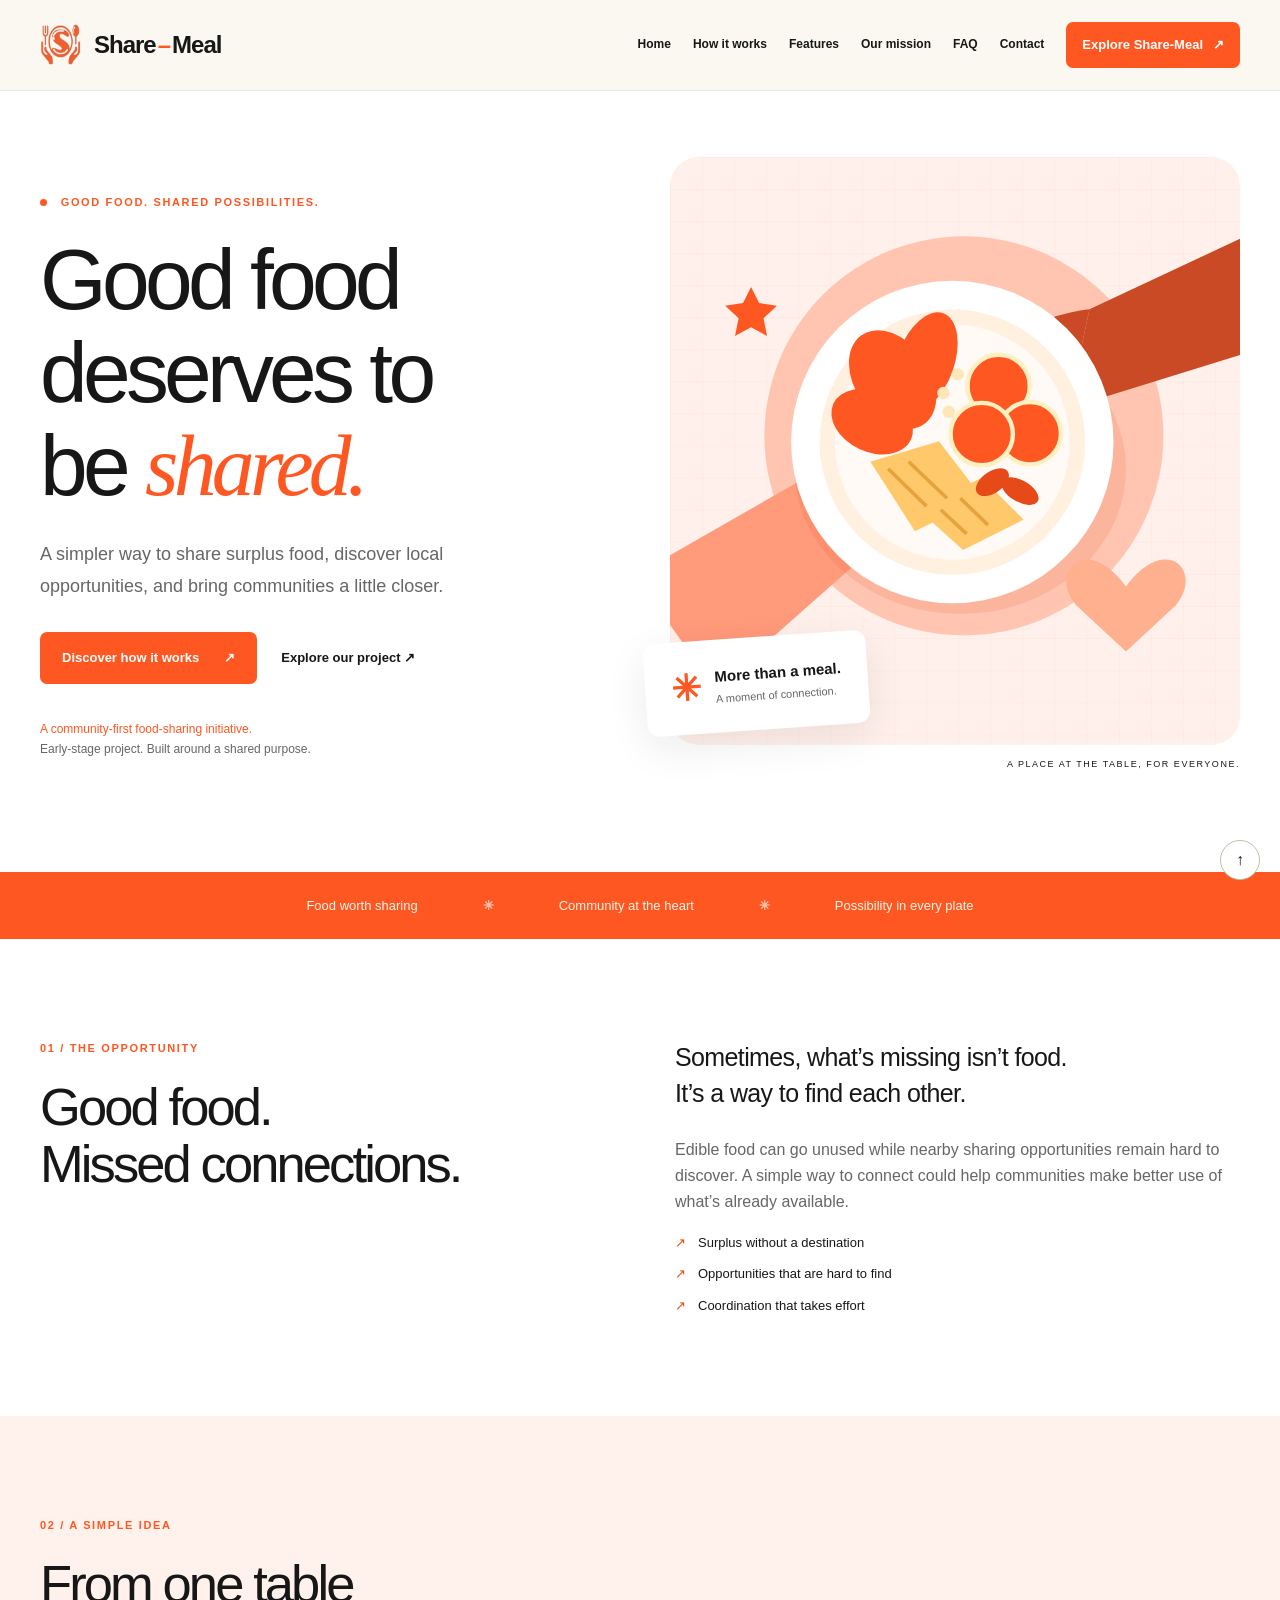
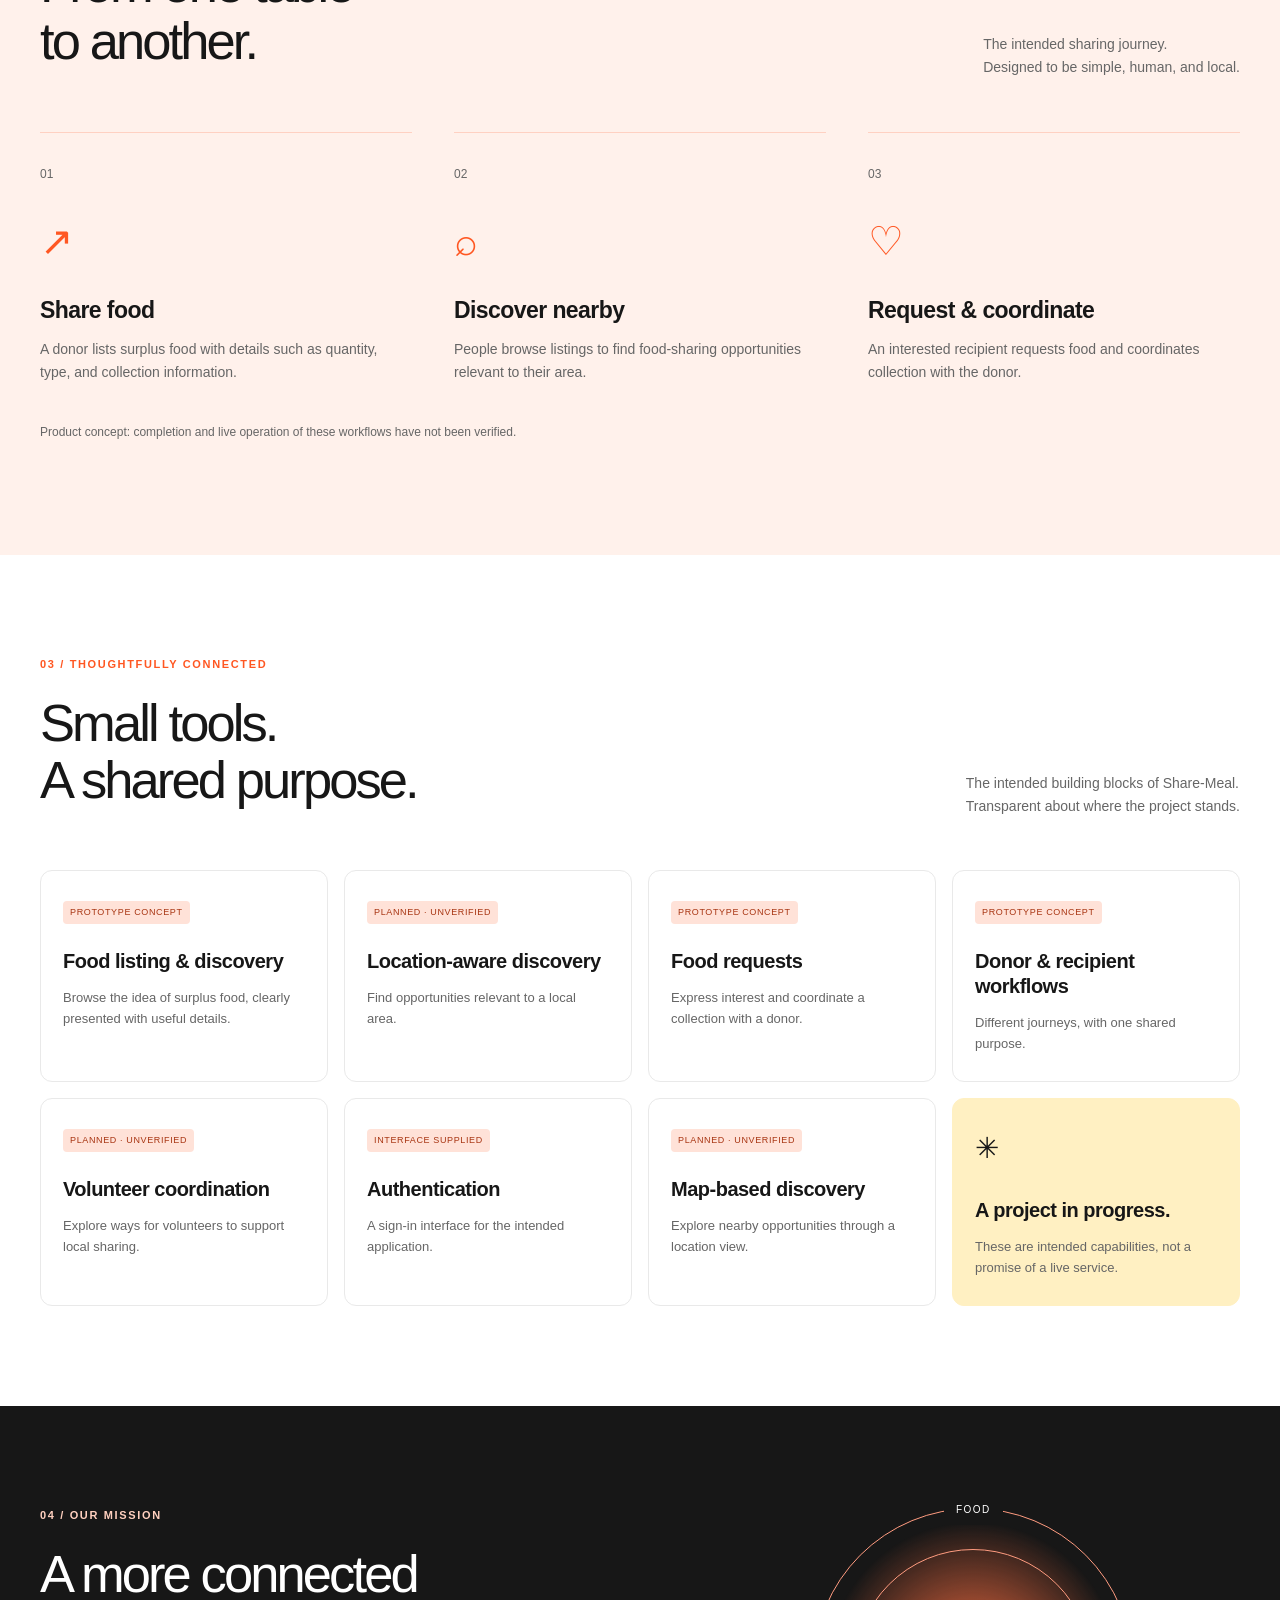
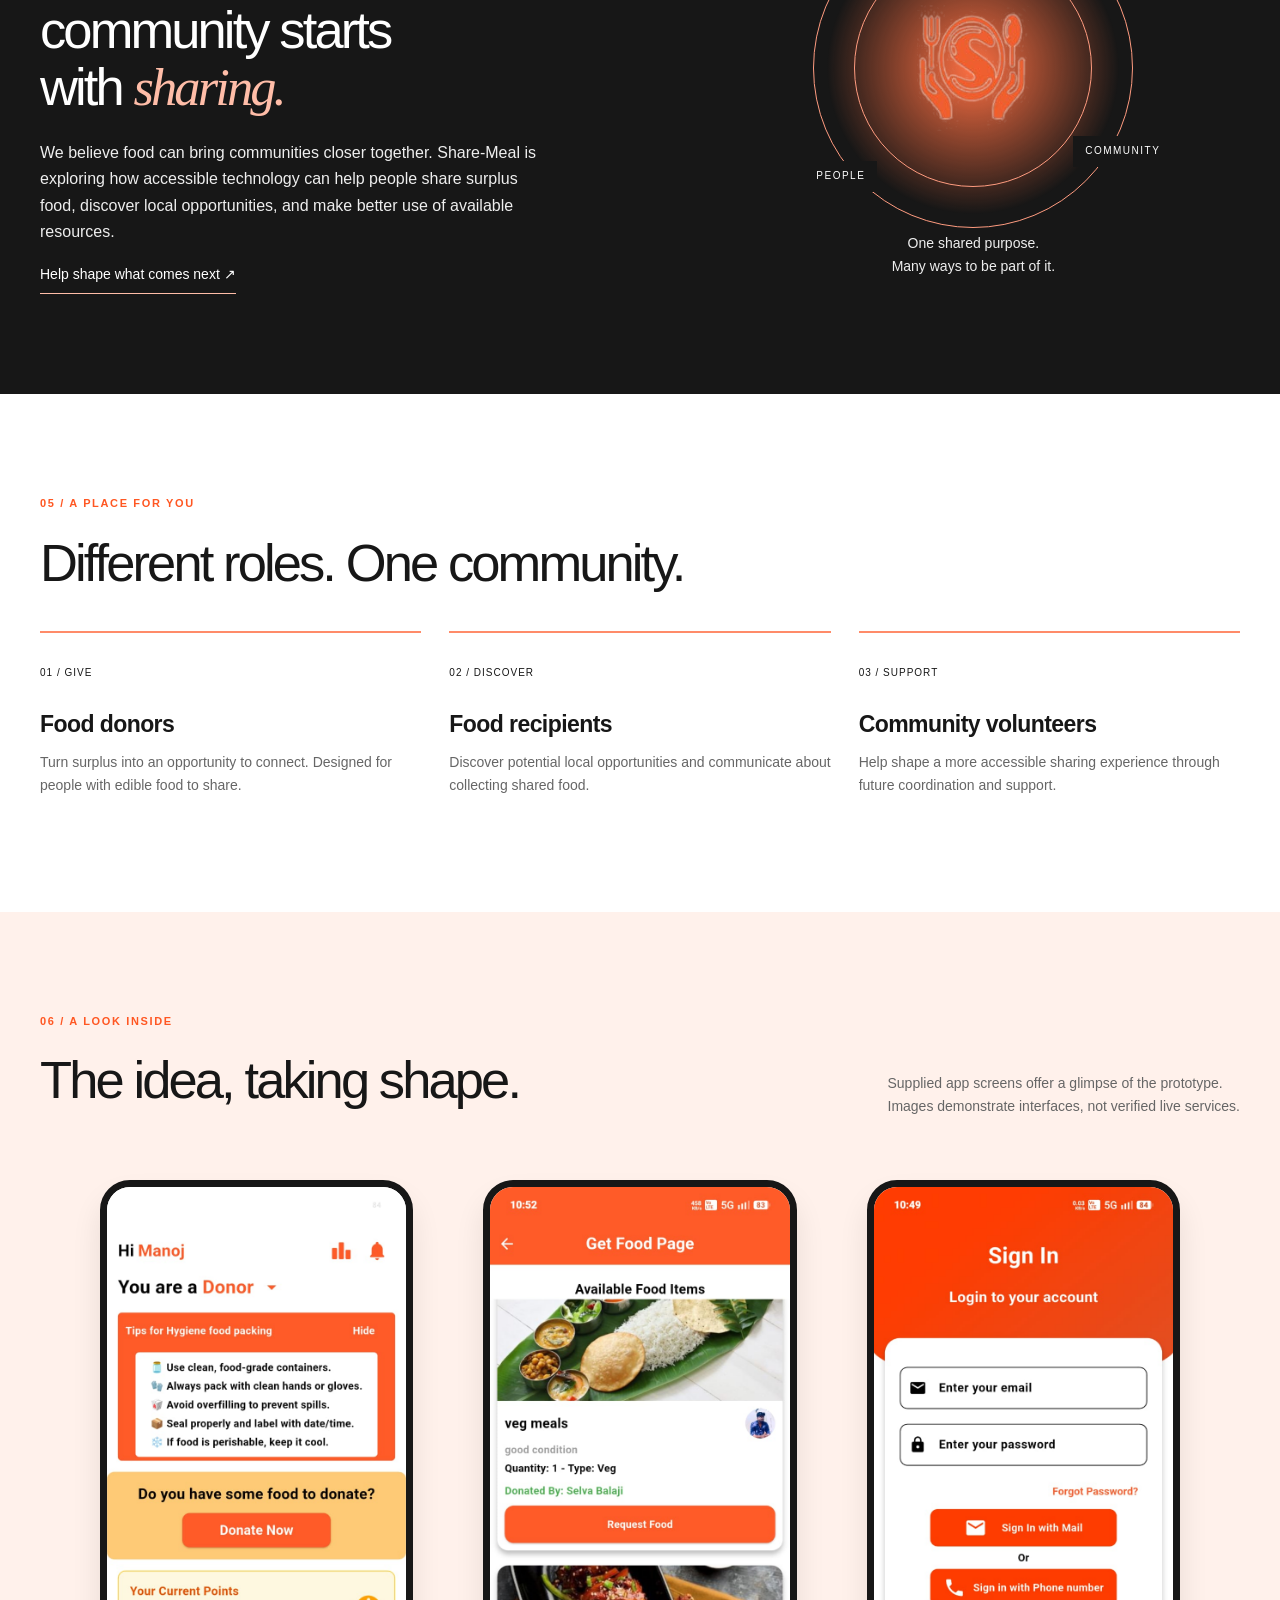
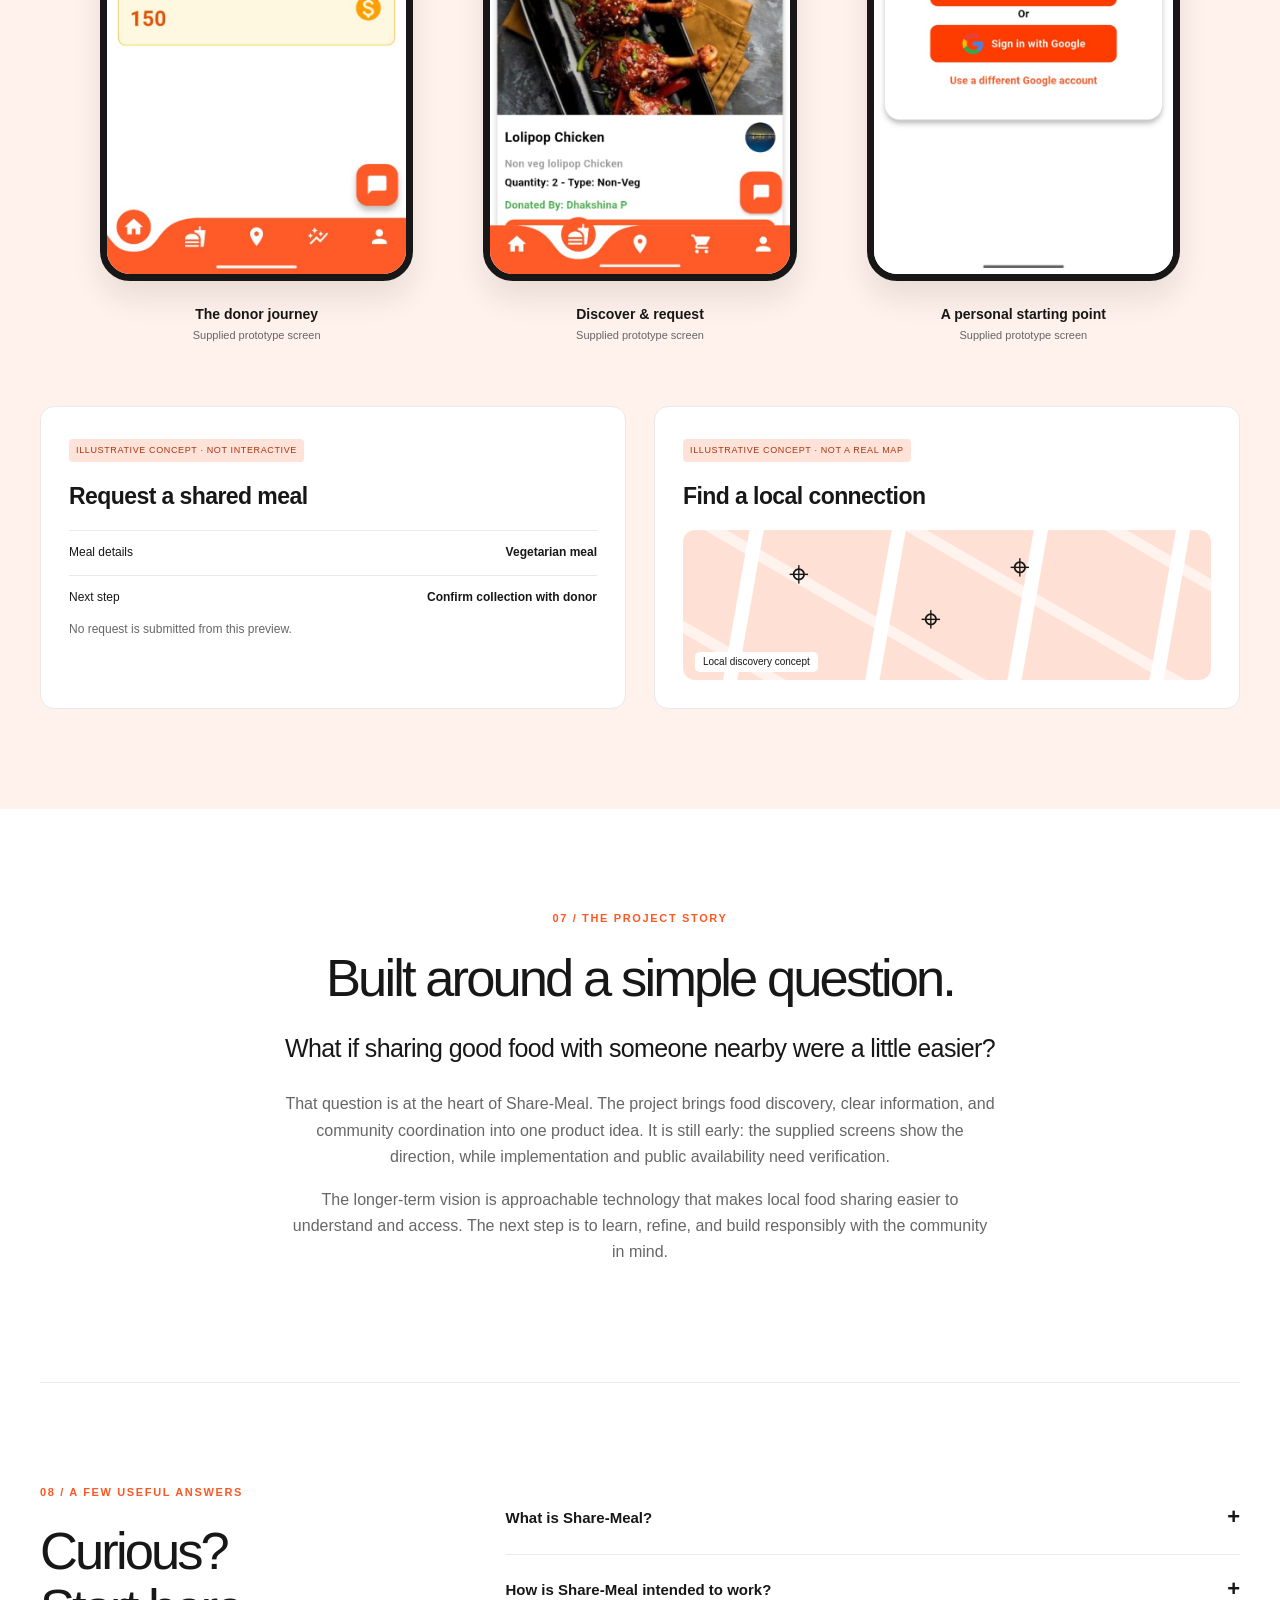
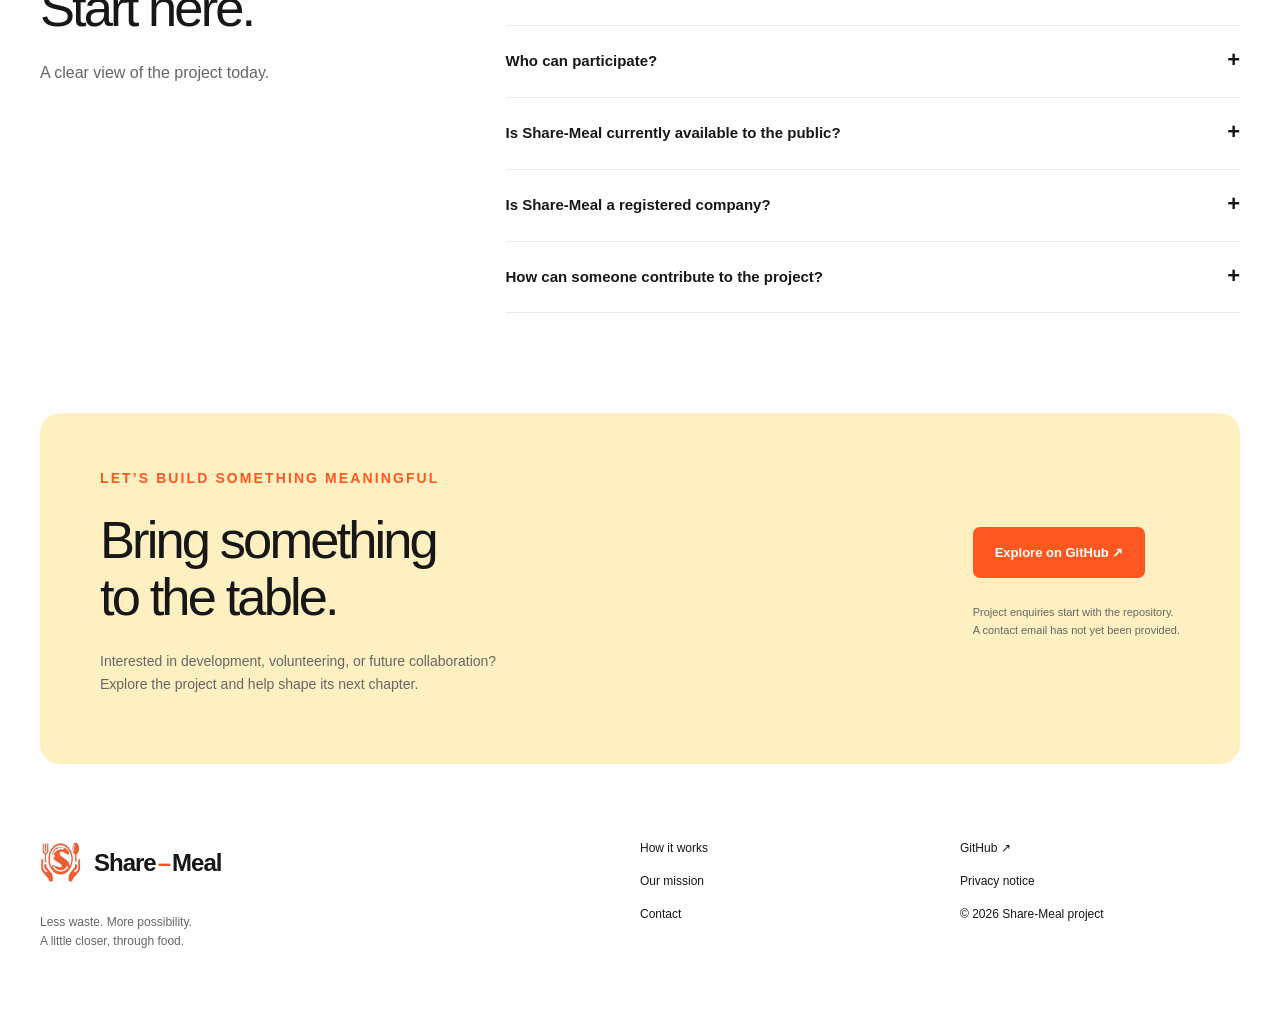
<file: index.html>
<!doctype html><html lang="en"><head><meta charset="utf-8"><meta name="viewport" content="width=device-width,initial-scale=1"><title>Share-Meal — Good food deserves to be shared</title><meta name="description" content="Meet Share-Meal, an early-stage community food-sharing project exploring a simpler way to share surplus food and discover local opportunities."><meta name="theme-color" content="#ff5722"><meta property="og:type" content="website"><meta property="og:title" content="Share-Meal — Good food deserves to be shared"><meta property="og:description" content="A community-first food-sharing initiative. Explore the idea, the prototype, and how to contribute."><meta property="og:image" content="https://akshay-tech23.github.io/share-meal-website/assets/images/social.png"><meta name="twitter:card" content="summary_large_image"><link rel="icon" href="favicon.svg" type="image/svg+xml"><link rel="stylesheet" href="assets/css/styles.css"><script defer src="assets/js/config.js"></script><script defer src="assets/js/main.js"></script><!-- Deployment metadata is generated by scripts/configure.py. --><link rel="canonical" href="https://akshay-tech23.github.io/share-meal-website/"><meta property="og:url" content="https://akshay-tech23.github.io/share-meal-website/"></head><body id="top"><a class="skip" href="#main">Skip to content</a><header><div class="wrap nav"><a class="brand" href="index.html" aria-label="Share-Meal home"><img src="assets/images/logo.png" width="42" height="42" alt="">Share<span>–</span>Meal</a><button class="menu-toggle" aria-expanded="false" aria-controls="navigation" hidden>Menu <span aria-hidden="true">☰</span></button><nav id="navigation" aria-label="Main navigation"><a href="#top">Home</a><a href="#how-it-works">How it works</a><a href="#features">Features</a><a href="#mission">Our mission</a><a href="#faq">FAQ</a><a href="#contact">Contact</a><a class="button small" href="#preview">Explore Share-Meal <span aria-hidden="true">↗</span></a></nav></div></header><main id="main"><section class="hero wrap"><div><p class="eyebrow"><span class="dot"></span> GOOD FOOD. SHARED POSSIBILITIES.</p><h1>Good food<br>deserves to<br>be <em>shared.</em></h1><p class="lead">A simpler way to share surplus food, discover local opportunities, and bring communities a little closer.</p><div class="actions"><a class="button" href="#how-it-works">Discover how it works <span aria-hidden="true">↗</span></a><a class="text-link" data-repo href="https://github.com/Akshay-tech23/Share-Meal">Explore our project <span aria-hidden="true">↗</span></a></div><p class="hero-note">A community-first food-sharing initiative.<br><span>Early-stage project. Built around a shared purpose.</span></p></div><div class="hero-art"><img src="assets/images/sharing.svg" width="640" height="660" alt="Original illustration of hands sharing a plate of vegetables and bread"><div class="art-label"><span aria-hidden="true">✳</span><div>More than a meal.<small>A moment of connection.</small></div></div><span class="art-caption">A PLACE AT THE TABLE, FOR EVERYONE.</span></div></section><div class="ribbon"><span>Food worth sharing</span><b>✳</b><span>Community at the heart</span><b>✳</b><span>Possibility in every plate</span></div><section class="wrap section problem" id="problem"><div><p class="eyebrow">01 / THE OPPORTUNITY</p><h2>Good food.<br>Missed connections.</h2></div><div><p class="large">Sometimes, what’s missing isn’t food.<br>It’s a way to find each other.</p><p>Edible food can go unused while nearby sharing opportunities remain hard to discover. A simple way to connect could help communities make better use of what’s already available.</p><div class="problem-points"><span>Surplus without a destination</span><span>Opportunities that are hard to find</span><span>Coordination that takes effort</span></div></div></section><section class="soft section" id="how-it-works"><div class="wrap"><div class="section-heading"><div><p class="eyebrow">02 / A SIMPLE IDEA</p><h2>From one table<br>to another.</h2></div><p>The intended sharing journey.<br>Designed to be simple, human, and local.</p></div><div class="steps"><article><span class="number">01</span><div class="step-icon" aria-hidden="true">↗</div><h3>Share food</h3><p>A donor lists surplus food with details such as quantity, type, and collection information.</p></article><article><span class="number">02</span><div class="step-icon" aria-hidden="true">⌕</div><h3>Discover nearby</h3><p>People browse listings to find food-sharing opportunities relevant to their area.</p></article><article><span class="number">03</span><div class="step-icon" aria-hidden="true">♡</div><h3>Request & coordinate</h3><p>An interested recipient requests food and coordinates collection with the donor.</p></article></div><p class="note">Product concept: completion and live operation of these workflows have not been verified.</p></div></section><section class="wrap section" id="features"><div class="section-heading"><div><p class="eyebrow">03 / THOUGHTFULLY CONNECTED</p><h2>Small tools.<br>A shared purpose.</h2></div><p>The intended building blocks of Share-Meal.<br>Transparent about where the project stands.</p></div><div class="features"><article><span class="status">Prototype concept</span><h3>Food listing & discovery</h3><p>Browse the idea of surplus food, clearly presented with useful details.</p></article><article><span class="status">Planned · unverified</span><h3>Location-aware discovery</h3><p>Find opportunities relevant to a local area.</p></article><article><span class="status">Prototype concept</span><h3>Food requests</h3><p>Express interest and coordinate a collection with a donor.</p></article><article><span class="status">Prototype concept</span><h3>Donor & recipient workflows</h3><p>Different journeys, with one shared purpose.</p></article><article><span class="status">Planned · unverified</span><h3>Volunteer coordination</h3><p>Explore ways for volunteers to support local sharing.</p></article><article><span class="status">Interface supplied</span><h3>Authentication</h3><p>A sign-in interface for the intended application.</p></article><article><span class="status">Planned · unverified</span><h3>Map-based discovery</h3><p>Explore nearby opportunities through a location view.</p></article><article class="feature-note"><span aria-hidden="true">✳</span><h3>A project in progress.</h3><p>These are intended capabilities, not a promise of a live service.</p></article></div></section><section class="dark section" id="mission"><div class="wrap mission"><div><p class="eyebrow">04 / OUR MISSION</p><h2>A more connected<br>community starts<br>with <em>sharing.</em></h2><p>We believe food can bring communities closer together. Share-Meal is exploring how accessible technology can help people share surplus food, discover local opportunities, and make better use of available resources.</p><a class="light-link" href="#contact">Help shape what comes next ↗</a></div><div class="mission-art" aria-hidden="true"><div class="orbit"><span>FOOD</span><span>PEOPLE</span><span>COMMUNITY</span><img src="assets/images/logo.png" width="112" height="112" alt=""></div><p>One shared purpose.<br>Many ways to be part of it.</p></div></div></section><section class="wrap section" id="community"><p class="eyebrow">05 / A PLACE FOR YOU</p><h2>Different roles. One community.</h2><div class="audience"><article><span>01 / GIVE</span><h3>Food donors</h3><p>Turn surplus into an opportunity to connect. Designed for people with edible food to share.</p></article><article><span>02 / DISCOVER</span><h3>Food recipients</h3><p>Discover potential local opportunities and communicate about collecting shared food.</p></article><article><span>03 / SUPPORT</span><h3>Community volunteers</h3><p>Help shape a more accessible sharing experience through future coordination and support.</p></article></div></section><section class="soft section" id="preview"><div class="wrap"><div class="section-heading"><div><p class="eyebrow">06 / A LOOK INSIDE</p><h2>The idea, taking shape.</h2></div><p>Supplied app screens offer a glimpse of the prototype.<br>Images demonstrate interfaces, not verified live services.</p></div><div class="screen-gallery"><figure><div class="phone"><img src="assets/images/home.jpeg" width="716" height="1600" loading="lazy" alt="Supplied Share-Meal donor home interface"></div><figcaption><strong>The donor journey</strong><span>Supplied prototype screen</span></figcaption></figure><figure><div class="phone"><img src="assets/images/food-listings.jpeg" width="716" height="1600" loading="lazy" alt="Supplied Share-Meal food listings and request button interface"></div><figcaption><strong>Discover & request</strong><span>Supplied prototype screen</span></figcaption></figure><figure><div class="phone"><img src="assets/images/login.jpeg" width="716" height="1600" loading="lazy" alt="Supplied Share-Meal sign-in interface"></div><figcaption><strong>A personal starting point</strong><span>Supplied prototype screen</span></figcaption></figure></div><div class="concept-grid"><article><span class="status">Illustrative concept · not interactive</span><h3>Request a shared meal</h3><div class="request-row"><span>Meal details</span><strong>Vegetarian meal</strong></div><div class="request-row"><span>Next step</span><strong>Confirm collection with donor</strong></div><p>No request is submitted from this preview.</p></article><article><span class="status">Illustrative concept · not a real map</span><h3>Find a local connection</h3><div class="map" role="img" aria-label="Illustrative map with three example food locations, not real listings"><i>⌖</i><i>⌖</i><i>⌖</i><span>Local discovery concept</span></div></article></div></div></section><section class="wrap section story" id="about"><p class="eyebrow">07 / THE PROJECT STORY</p><h2>Built around a simple question.</h2><p class="large">What if sharing good food with someone nearby were a little easier?</p><p>That question is at the heart of Share-Meal. The project brings food discovery, clear information, and community coordination into one product idea. It is still early: the supplied screens show the direction, while implementation and public availability need verification.</p><p>The longer-term vision is approachable technology that makes local food sharing easier to understand and access. The next step is to learn, refine, and build responsibly with the community in mind.</p></section><section class="wrap section faq" id="faq"><div><p class="eyebrow">08 / A FEW USEFUL ANSWERS</p><h2>Curious?<br>Start here.</h2><p>A clear view of the project today.</p></div><div><details><summary>What is Share-Meal?<span aria-hidden="true">+</span></summary><p>Share-Meal is an early-stage project exploring how technology can help communities share surplus food and discover local opportunities.</p></details><details><summary>How is Share-Meal intended to work?<span aria-hidden="true">+</span></summary><p>The intended journey is to list surplus food, discover relevant listings, and request food before coordinating collection. These workflows have not been independently verified.</p></details><details><summary>Who can participate?<span aria-hidden="true">+</span></summary><p>The project is designed with food donors, recipients, and community volunteers in mind. Participation rules and service areas will need to be confirmed before a public launch.</p></details><details><summary>Is Share-Meal currently available to the public?<span aria-hidden="true">+</span></summary><p>A public launch has not been verified. This website introduces the project; it does not accept food listings, requests, or account registrations.</p></details><details><summary>Is Share-Meal a registered company?<span aria-hidden="true">+</span></summary><p>Company or charitable registration has not been verified. Share-Meal is presented here as a project, without a claim of incorporation or nonprofit status.</p></details><details><summary>How can someone contribute to the project?<span aria-hidden="true">+</span></summary><p>Explore the linked GitHub repository to understand the project and any published contribution guidance. Development, design, accessibility, and documentation are useful starting points.</p></details></div></section><section class="wrap contact" id="contact"><div><p class="eyebrow">LET’S BUILD SOMETHING MEANINGFUL</p><h2>Bring something<br>to the table.</h2><p>Interested in development, volunteering, or future collaboration?<br>Explore the project and help shape its next chapter.</p></div><div><a class="button" data-repo href="https://github.com/Akshay-tech23/Share-Meal">Explore on GitHub ↗</a><a class="text-link" data-email hidden>Contact the project ↗</a><p class="note">Project enquiries start with the repository.<br>A contact email has not yet been provided.</p></div></section></main><footer class="wrap"><div><a class="brand" href="index.html" aria-label="Share-Meal home"><img src="assets/images/logo.png" width="42" height="42" alt="">Share<span>–</span>Meal</a><p>Less waste. More possibility.<br>A little closer, through food.</p></div><div><a href="index.html#how-it-works">How it works</a><a href="index.html#mission">Our mission</a><a href="index.html#contact">Contact</a></div><div><a data-repo href="https://github.com/Akshay-tech23/Share-Meal">GitHub ↗</a><a href="privacy.html">Privacy notice</a><span>© <span data-year>2026</span> Share-Meal project</span></div></footer><a class="back-top" href="#top" aria-label="Back to top">↑</a></body></html>
</file>
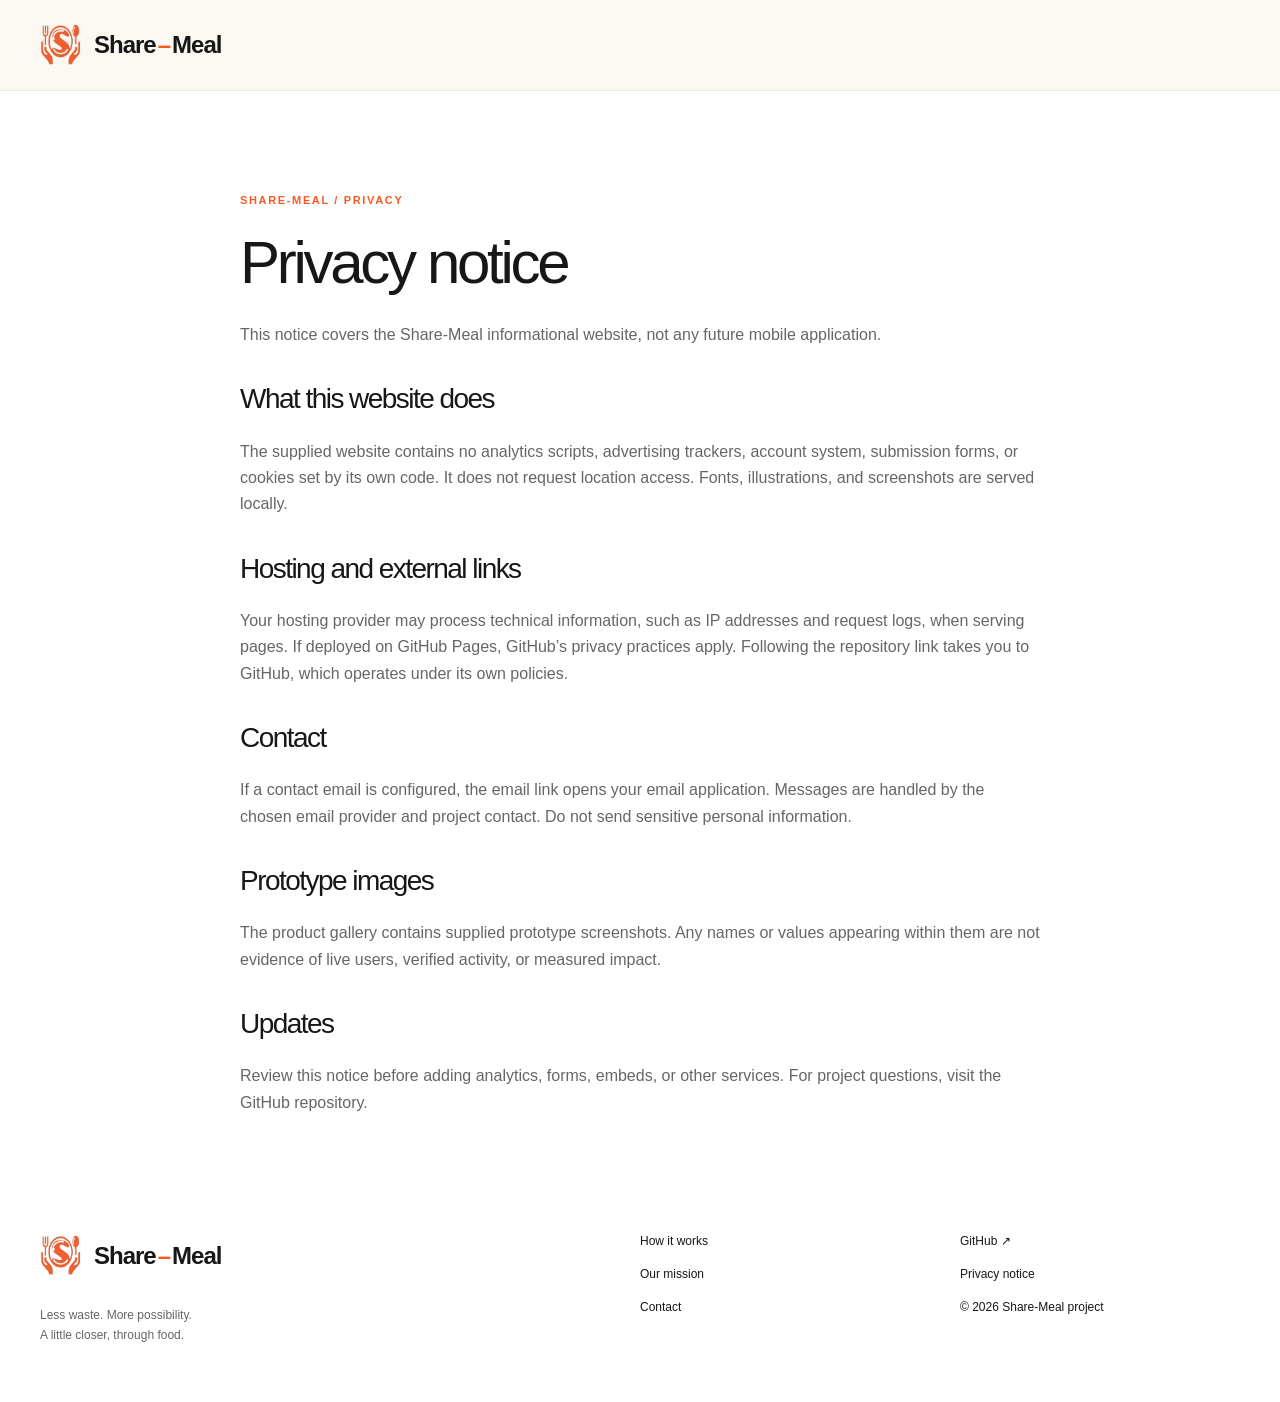
<file: privacy.html>
<!doctype html><html lang="en"><head><meta charset="utf-8"><meta name="viewport" content="width=device-width,initial-scale=1"><title>Privacy notice — Share-Meal</title><meta name="description" content="Meet Share-Meal, an early-stage community food-sharing project exploring a simpler way to share surplus food and discover local opportunities."><meta name="theme-color" content="#ff5722"><meta property="og:type" content="website"><meta property="og:title" content="Share-Meal — Good food deserves to be shared"><meta property="og:description" content="A community-first food-sharing initiative. Explore the idea, the prototype, and how to contribute."><meta property="og:image" content="https://akshay-tech23.github.io/share-meal-website/assets/images/social.png"><meta name="twitter:card" content="summary_large_image"><link rel="icon" href="favicon.svg" type="image/svg+xml"><link rel="stylesheet" href="assets/css/styles.css"><script defer src="assets/js/config.js"></script><script defer src="assets/js/main.js"></script><!-- Deployment metadata is generated by scripts/configure.py. --><link rel="canonical" href="https://akshay-tech23.github.io/share-meal-website/privacy.html"><meta property="og:url" content="https://akshay-tech23.github.io/share-meal-website/privacy.html"></head><body><header><div class="wrap nav"><a class="brand" href="index.html" aria-label="Share-Meal home"><img src="assets/images/logo.png" width="42" height="42" alt="">Share<span>–</span>Meal</a></div></header><main class="wrap section page"><p class="eyebrow">SHARE-MEAL / PRIVACY</p><h1>Privacy notice</h1><p>This notice covers the Share-Meal informational website, not any future mobile application.</p><h2>What this website does</h2><p>The supplied website contains no analytics scripts, advertising trackers, account system, submission forms, or cookies set by its own code. It does not request location access. Fonts, illustrations, and screenshots are served locally.</p><h2>Hosting and external links</h2><p>Your hosting provider may process technical information, such as IP addresses and request logs, when serving pages. If deployed on GitHub Pages, GitHub’s privacy practices apply. Following the repository link takes you to GitHub, which operates under its own policies.</p><h2>Contact</h2><p>If a contact email is configured, the email link opens your email application. Messages are handled by the chosen email provider and project contact. Do not send sensitive personal information.</p><h2>Prototype images</h2><p>The product gallery contains supplied prototype screenshots. Any names or values appearing within them are not evidence of live users, verified activity, or measured impact.</p><h2>Updates</h2><p>Review this notice before adding analytics, forms, embeds, or other services. For project questions, visit the <a data-repo href="https://github.com/Akshay-tech23/Share-Meal">GitHub repository</a>.</p></main><footer class="wrap"><div><a class="brand" href="index.html" aria-label="Share-Meal home"><img src="assets/images/logo.png" width="42" height="42" alt="">Share<span>–</span>Meal</a><p>Less waste. More possibility.<br>A little closer, through food.</p></div><div><a href="index.html#how-it-works">How it works</a><a href="index.html#mission">Our mission</a><a href="index.html#contact">Contact</a></div><div><a data-repo href="https://github.com/Akshay-tech23/Share-Meal">GitHub ↗</a><a href="privacy.html">Privacy notice</a><span>© <span data-year>2026</span> Share-Meal project</span></div></footer></body></html>
</file>
<file: assets/css/styles.css>
*{box-sizing:border-box} :root{--green:#ff5722;--ink:#171717;--cream:#ffffff;--muted:#666666;--line:#e9e9e9;--lime:#fff0c2}html{scroll-behavior:smooth;scroll-padding-top:100px}body{margin:0;background:var(--cream);color:var(--ink);font-family:Arial,Helvetica,sans-serif;font-size:16px;line-height:1.65}a{color:inherit;text-decoration:none}button{font:inherit}img{max-width:100%;height:auto}a,button,summary{-webkit-tap-highlight-color:transparent}a:focus-visible,button:focus-visible,summary:focus-visible{outline:3px solid #e64a19;outline-offset:6px}h1,h2,h3,p{margin-top:0}h1,h2{letter-spacing:-.055em;line-height:1.08;font-weight:500}h1{font-size:clamp(60px,6.7vw,98px);margin:22px 0 26px}h2{font-size:clamp(36px,4.1vw,58px);margin-bottom:24px}h3{font-size:23px;letter-spacing:-.025em;line-height:1.25;margin-bottom:13px}p{color:var(--muted)}em{font-family:Georgia,serif;font-weight:400;color:#ff5722} .wrap{width:min(1200px,calc(100% - 72px));margin:auto}.section{padding-top:100px;padding-bottom:100px}.eyebrow{font-size:11px;font-weight:700;letter-spacing:.15em;color:var(--green);margin-bottom:22px}.dot{display:inline-block;width:7px;height:7px;border-radius:50%;background:#ff5722;margin-right:9px}header{background:rgba(250,248,241,.97);position:sticky;top:0;z-index:20;border-bottom:1px solid var(--line)}.nav{display:flex;align-items:center;justify-content:space-between;min-height:90px;gap:24px}.brand{display:inline-flex;align-items:center;gap:8px;font-size:24px;font-weight:700;letter-spacing:-1px;white-space:nowrap}.brand span{margin:0 -6px;color:#ff5722}.brand img{margin-right:4px}nav{display:flex;align-items:center;gap:22px;font-size:12px;font-weight:600}nav a:hover,.text-link:hover,footer a:hover{text-decoration:underline;text-underline-offset:5px}.button{display:inline-flex;align-items:center;justify-content:center;gap:25px;border-radius:7px;padding:15px 22px;background:var(--green);color:white;font-size:13px;font-weight:600;transition:background .2s,transform .2s}.button:hover{background:#e64a19;transform:translateY(-2px)}.small{padding:12px 16px;gap:10px}.hero{display:grid;grid-template-columns:1fr 1fr;gap:60px;padding-top:66px;padding-bottom:76px;align-items:center}.lead{font-size:18px;max-width:430px;line-height:1.75}.actions{display:flex;align-items:center;gap:24px;flex-wrap:wrap;margin:30px 0}.text-link{font-size:13px;font-weight:600}.hero-note{font-size:12px;margin:36px 0 0;color:var(--green)}.hero-note span{color:var(--muted)}.hero-art{position:relative;padding-bottom:24px}.hero-art>img{display:block;border-radius:28px}.art-label{position:absolute;bottom:65px;left:-25px;display:flex;gap:14px;align-items:center;padding:17px 26px;background:#ffffff;border-radius:12px;box-shadow:0 12px 40px #17171715;transform:rotate(-4deg);font-weight:600;font-size:15px}.art-label>span{font-size:36px;color:#ff5722}.art-label small{display:block;color:var(--muted);font-weight:400;font-size:11px}.art-caption{display:block;text-align:right;font-size:9px;letter-spacing:.17em;margin-top:12px}.ribbon{padding:23px 30px;background:var(--green);color:#f3f5e8;display:flex;justify-content:center;gap:65px;font-size:13px}.ribbon b{color:#ffc7b5}.problem{display:grid;grid-template-columns:1fr 1fr;gap:70px}.large{font-size:25px;line-height:1.45;color:var(--ink);letter-spacing:-.025em}.problem-points{display:grid;gap:10px;font-size:13px}.problem-points span:before{content:'↗';margin-right:12px;color:#e64a19}.soft{background:#fff1eb}.section-heading{display:flex;justify-content:space-between;align-items:end;gap:40px;margin-bottom:38px}.section-heading>p{max-width:380px;font-size:14px}.steps{display:grid;grid-template-columns:repeat(3,1fr);gap:42px}.steps article{position:relative;border-top:1px solid #ffd1c2;padding:27px 15px 0 0}.number{font-size:12px;color:var(--muted)}.step-icon{font-size:40px;margin:22px 0;color:#ff5722}.steps p{font-size:14px}.note{font-size:12px;margin-top:25px}.features{display:grid;grid-template-columns:repeat(4,1fr);gap:16px}.features article{border:1px solid var(--line);border-radius:12px;padding:26px 22px}.features h3{font-size:20px;margin-top:25px}.features p{font-size:13px;margin-bottom:0}.status{font-size:9px;text-transform:uppercase;letter-spacing:.07em;color:#a83512;display:inline-block;border-radius:4px;background:#ffe2d8;padding:4px 7px}.features .feature-note{background:var(--lime);border-color:var(--lime)}.feature-note>span{font-size:29px}.dark{background:#171717;color:#ffffff}.dark p{color:#eeeeee}.dark .eyebrow{color:#ffd0bf}.dark em{color:#ffbda8}.mission{display:grid;grid-template-columns:1.1fr 1fr;gap:80px}.mission p{max-width:510px}.light-link{display:inline-block;border-bottom:1px solid #ffbda8;padding-bottom:7px;font-size:14px}.mission-art{display:grid;place-items:center}.mission-art p{text-align:center;font-size:14px}.orbit{width:320px;height:320px;border:1px solid #ff9c80;border-radius:50%;position:relative;display:grid;place-items:center;background:radial-gradient(circle,#ff7043 0,transparent 65%)}.orbit:before{content:'';position:absolute;inset:40px;border:1px solid #ff9c80;border-radius:50%}.orbit span{position:absolute;font-size:10px;letter-spacing:.15em;background:#171717;padding:7px 12px}.orbit span:nth-child(1){top:-14px}.orbit span:nth-child(2){bottom:35px;left:-10px}.orbit span:nth-child(3){right:-40px;bottom:60px}.audience{display:grid;grid-template-columns:repeat(3,1fr);gap:28px;margin-top:40px}.audience article{border-top:2px solid #ff8b69;padding:25px 0 0}.audience span{font-size:10px;letter-spacing:.1em}.audience h3{margin-top:25px}.audience p{font-size:14px}.screen-gallery{display:grid;grid-template-columns:repeat(3,1fr);gap:70px;padding:10px 60px 0}.screen-gallery figure{margin:0}.phone{border:7px solid #171717;border-radius:30px;overflow:hidden;background:white;box-shadow:0 18px 30px #17171717;aspect-ratio:716/1600}.phone img{display:block;width:100%;height:100%;object-fit:cover}figcaption{text-align:center;padding:22px 0;font-size:14px}figcaption span{display:block;font-size:11px;color:var(--muted)}.concept-grid{display:grid;grid-template-columns:1fr 1fr;gap:28px;margin-top:40px}.concept-grid article{background:var(--cream);border:1px solid var(--line);border-radius:14px;padding:28px}.concept-grid h3{margin:20px 0}.request-row{display:flex;justify-content:space-between;gap:15px;border-top:1px solid var(--line);padding:12px 0;font-size:12px}.concept-grid p{font-size:12px;margin-bottom:0}.map{height:150px;border-radius:12px;background:repeating-linear-gradient(30deg,transparent 0 40px,#fff9 41px 51px,transparent 52px 100px),repeating-linear-gradient(100deg,#ffe0d5 0 65px,#fff9 66px 79px,#ffe0d5 80px 140px);position:relative;overflow:hidden}.map i{position:absolute;font-size:35px;font-style:normal;left:20%;top:10%}.map i:nth-child(2){left:62%;top:5%}.map i:nth-child(3){left:45%;top:40%}.map span{position:absolute;bottom:8px;left:12px;font-size:10px;background:var(--cream);padding:2px 8px;border-radius:5px}.story{max-width:820px;text-align:center}.story>p:not(.eyebrow){max-width:710px;margin-left:auto;margin-right:auto}.faq{display:grid;grid-template-columns:.7fr 1.3fr;gap:70px;border-top:1px solid var(--line)}details{border-bottom:1px solid var(--line)}summary{cursor:pointer;list-style:none;padding:23px 0;display:flex;justify-content:space-between;gap:20px;font-size:15px;font-weight:600}summary::-webkit-details-marker{display:none}summary span{font-size:22px;line-height:1}details[open] summary span{transform:rotate(45deg)}details p{font-size:14px;padding-right:25px}.contact{background:var(--lime);border-radius:20px;padding:54px 60px;display:flex;align-items:center;justify-content:space-between;gap:35px;margin-bottom:75px}.contact p{font-size:14px}.contact .note{font-size:11px}.contact .text-link{display:block;margin-top:15px}footer{display:grid;grid-template-columns:2fr 1fr 1fr;gap:40px;padding-bottom:45px}footer p{font-size:12px;margin-top:18px}footer>div:not(:first-child){display:flex;flex-direction:column;gap:13px;font-size:12px}.back-top{position:fixed;bottom:20px;right:20px;border:1px solid #b5c5a4;background:var(--cream);width:40px;height:40px;border-radius:50%;text-align:center;line-height:38px}.skip{position:fixed;top:-100px;left:20px;padding:10px;background:white;z-index:100}.skip:focus{top:10px}.menu-toggle{background:none;border:1px solid var(--line);border-radius:5px;padding:8px 12px;color:var(--ink)}[hidden]{display:none!important}.page{min-height:65vh;max-width:800px}.page h1{font-size:60px}.page h2{font-size:28px;margin-top:36px}.reveal{animation:enter .6s ease both}@keyframes enter{from{opacity:.35;transform:translateY(15px)}to{opacity:1;transform:none}}@media(max-width:1100px){nav{gap:13px;font-size:11px}.features{grid-template-columns:repeat(2,1fr)}.screen-gallery{gap:35px;padding:0 25px}.hero{gap:35px}.ribbon{gap:30px}}@media(max-width:900px){.nav{flex-wrap:wrap;padding:16px 0;min-height:76px}.menu-toggle:not([hidden]){display:block}nav{width:100%;flex-wrap:wrap;padding:12px 0;font-size:14px;gap:20px}nav[data-collapsed=true]{display:none}.hero{gap:30px}.hero h1{font-size:61px}.actions{gap:15px}.mission{gap:30px}.orbit{width:240px;height:240px}.orbit span:nth-child(3){right:-20px}.contact{padding:40px}.problem{gap:30px}.screen-gallery{gap:25px;padding:0}.faq{gap:35px}.ribbon{font-size:11px;gap:20px}}@media(max-width:600px){.wrap{width:calc(100% - 40px)}.section{padding-top:65px;padding-bottom:65px}.hero{grid-template-columns:1fr;padding-top:40px;padding-bottom:45px}.hero h1{font-size:65px}.lead{font-size:16px}.hero-art{margin-top:12px}.art-label{left:-8px;bottom:58px}.hero-note{margin-top:25px}.ribbon{padding:18px 20px;gap:12px;font-size:10px;flex-wrap:wrap}.ribbon b{display:none}.problem,.mission,.faq{grid-template-columns:1fr}.section-heading{display:block;margin-bottom:25px}.steps,.audience{grid-template-columns:1fr;gap:30px}.steps article{padding-top:20px}.step-icon{margin:12px 0}.features{gap:12px}.features article{padding:20px 15px}.features h3{font-size:18px}.status{font-size:8px}.mission-art{padding-top:25px}.screen-gallery{gap:12px;grid-template-columns:1fr 1fr}.screen-gallery figure:last-child{grid-column:1/-1;width:48%;margin:auto}.phone{border-width:4px;border-radius:20px}figcaption{font-size:12px}.concept-grid{grid-template-columns:1fr}.contact{display:block;padding:32px 25px;margin-bottom:50px}.contact .button{margin-top:12px}footer{grid-template-columns:1fr 1fr;gap:25px}footer>div:first-child{grid-column:1/-1}.page h1{font-size:45px}}@media(prefers-reduced-motion:reduce){html{scroll-behavior:auto}*,*:before,*:after{animation:none!important;transition:none!important}}
</file>
